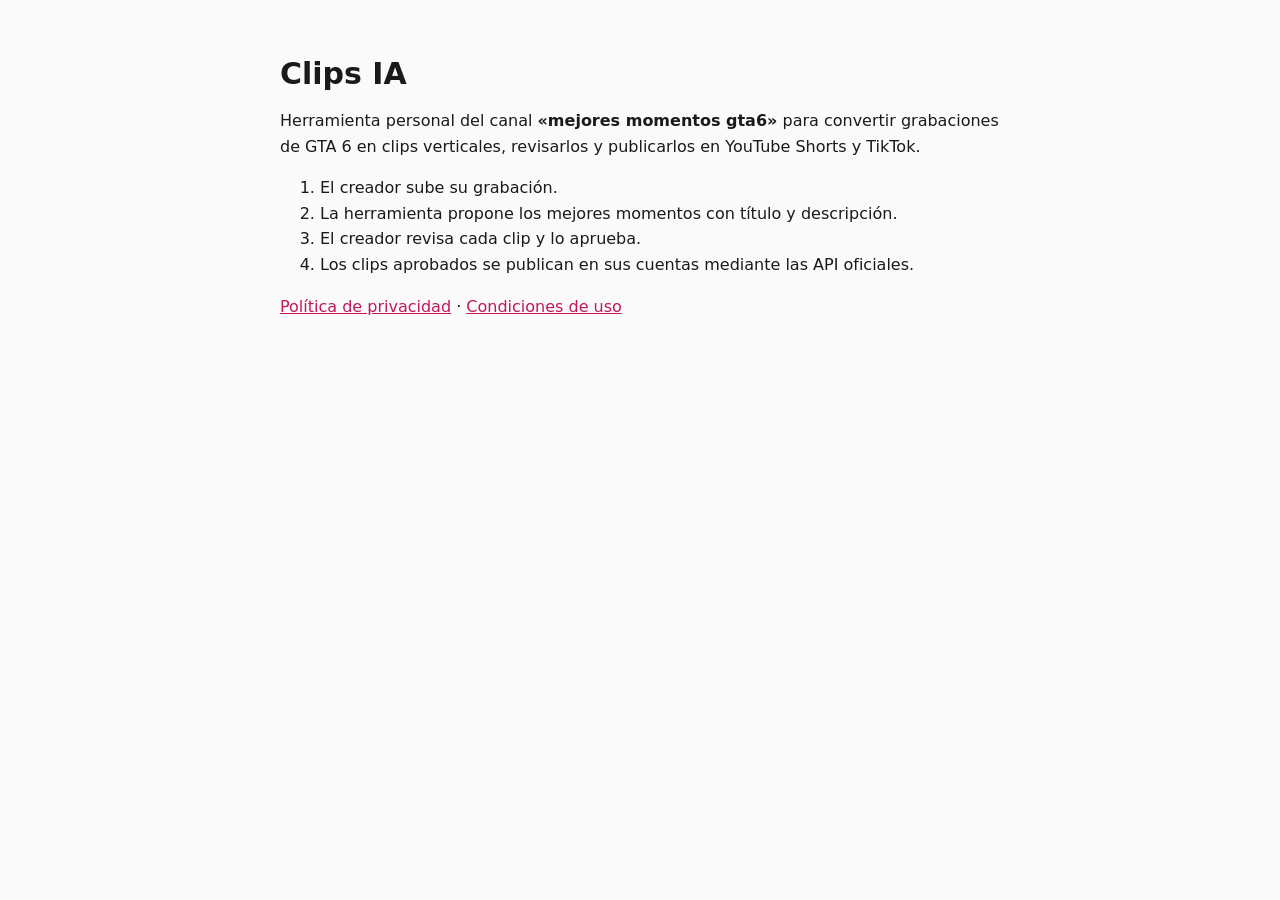
<file: index.html>
<!doctype html>
<html lang="es"><head><meta charset="utf-8"><meta name="viewport" content="width=device-width, initial-scale=1">
<title>Clips IA</title><link rel="stylesheet" href="style.css"></head>
<body><main>
<h1>Clips IA</h1>
<p>Herramienta personal del canal <b>«mejores momentos gta6»</b> para convertir grabaciones de GTA 6 en clips verticales, revisarlos y publicarlos en YouTube Shorts y TikTok.</p>
<ol>
  <li>El creador sube su grabación.</li>
  <li>La herramienta propone los mejores momentos con título y descripción.</li>
  <li>El creador revisa cada clip y lo aprueba.</li>
  <li>Los clips aprobados se publican en sus cuentas mediante las API oficiales.</li>
</ol>
<p><a href="privacy.html">Política de privacidad</a> · <a href="terms.html">Condiciones de uso</a></p>
</main></body></html>
</file>
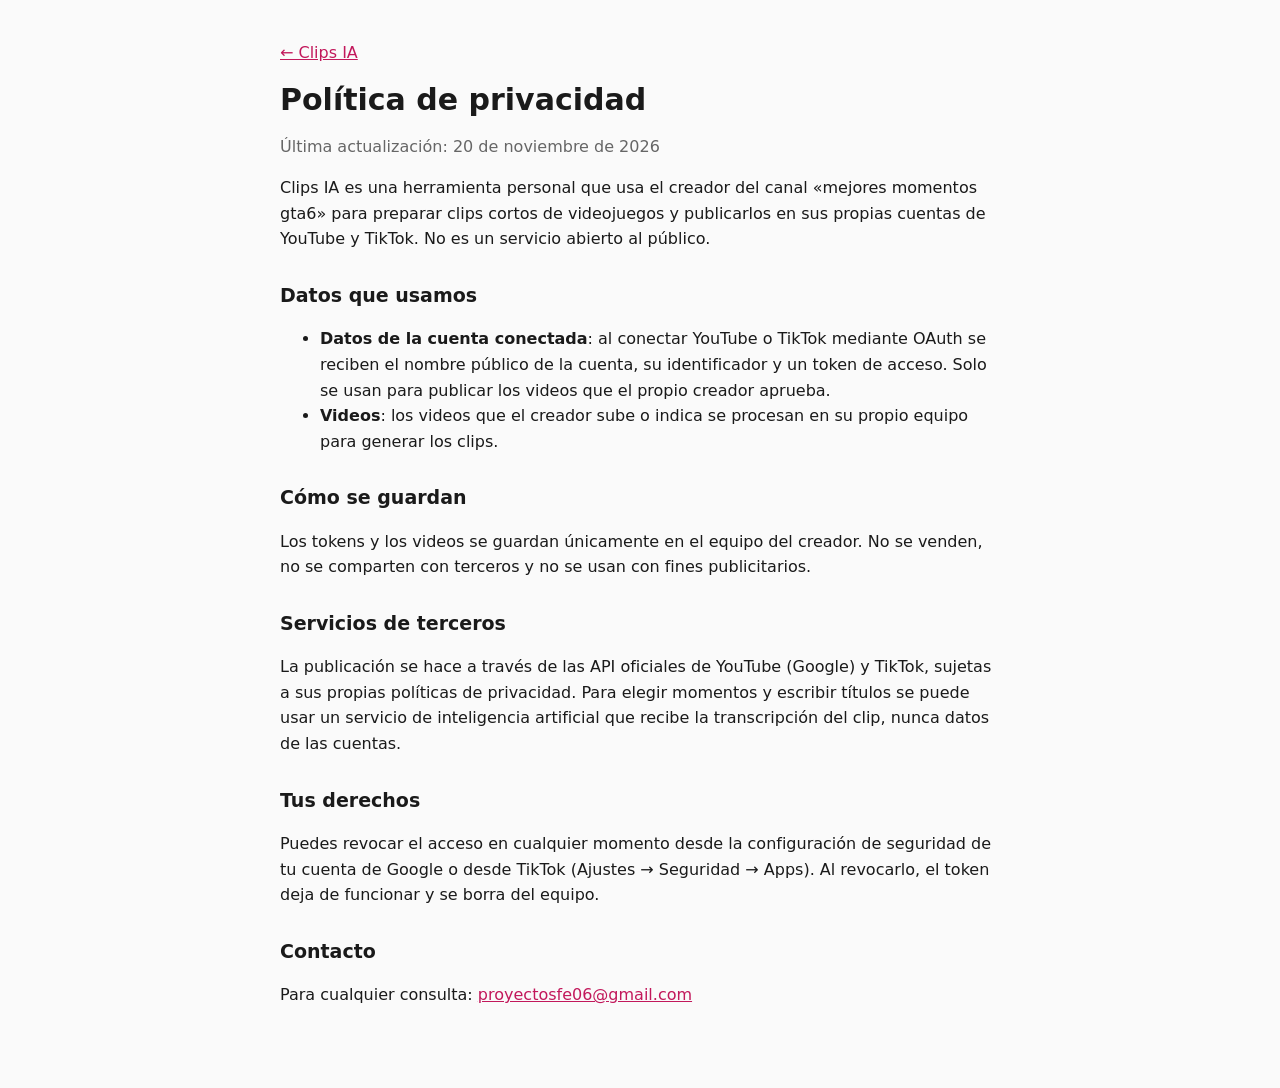
<file: privacy.html>
<!doctype html>
<html lang="es"><head><meta charset="utf-8"><meta name="viewport" content="width=device-width, initial-scale=1">
<title>Política de privacidad · Clips IA</title><link rel="stylesheet" href="style.css"></head>
<body><main>
<a href="./">← Clips IA</a>
<h1>Política de privacidad</h1>
<p class="muted">Última actualización: 20 de noviembre de 2026</p>

<p>Clips IA es una herramienta personal que usa el creador del canal «mejores momentos gta6» para preparar clips cortos de videojuegos y publicarlos en sus propias cuentas de YouTube y TikTok. No es un servicio abierto al público.</p>

<h2>Datos que usamos</h2>
<ul>
  <li><b>Datos de la cuenta conectada</b>: al conectar YouTube o TikTok mediante OAuth se reciben el nombre público de la cuenta, su identificador y un token de acceso. Solo se usan para publicar los videos que el propio creador aprueba.</li>
  <li><b>Videos</b>: los videos que el creador sube o indica se procesan en su propio equipo para generar los clips.</li>
</ul>

<h2>Cómo se guardan</h2>
<p>Los tokens y los videos se guardan únicamente en el equipo del creador. No se venden, no se comparten con terceros y no se usan con fines publicitarios.</p>

<h2>Servicios de terceros</h2>
<p>La publicación se hace a través de las API oficiales de YouTube (Google) y TikTok, sujetas a sus propias políticas de privacidad. Para elegir momentos y escribir títulos se puede usar un servicio de inteligencia artificial que recibe la transcripción del clip, nunca datos de las cuentas.</p>

<h2>Tus derechos</h2>
<p>Puedes revocar el acceso en cualquier momento desde la configuración de seguridad de tu cuenta de Google o desde TikTok (Ajustes → Seguridad → Apps). Al revocarlo, el token deja de funcionar y se borra del equipo.</p>

<h2>Contacto</h2>
<p>Para cualquier consulta: <a href="mailto:proyectosfe06@gmail.com">proyectosfe06@gmail.com</a></p>
</main></body></html>
</file>
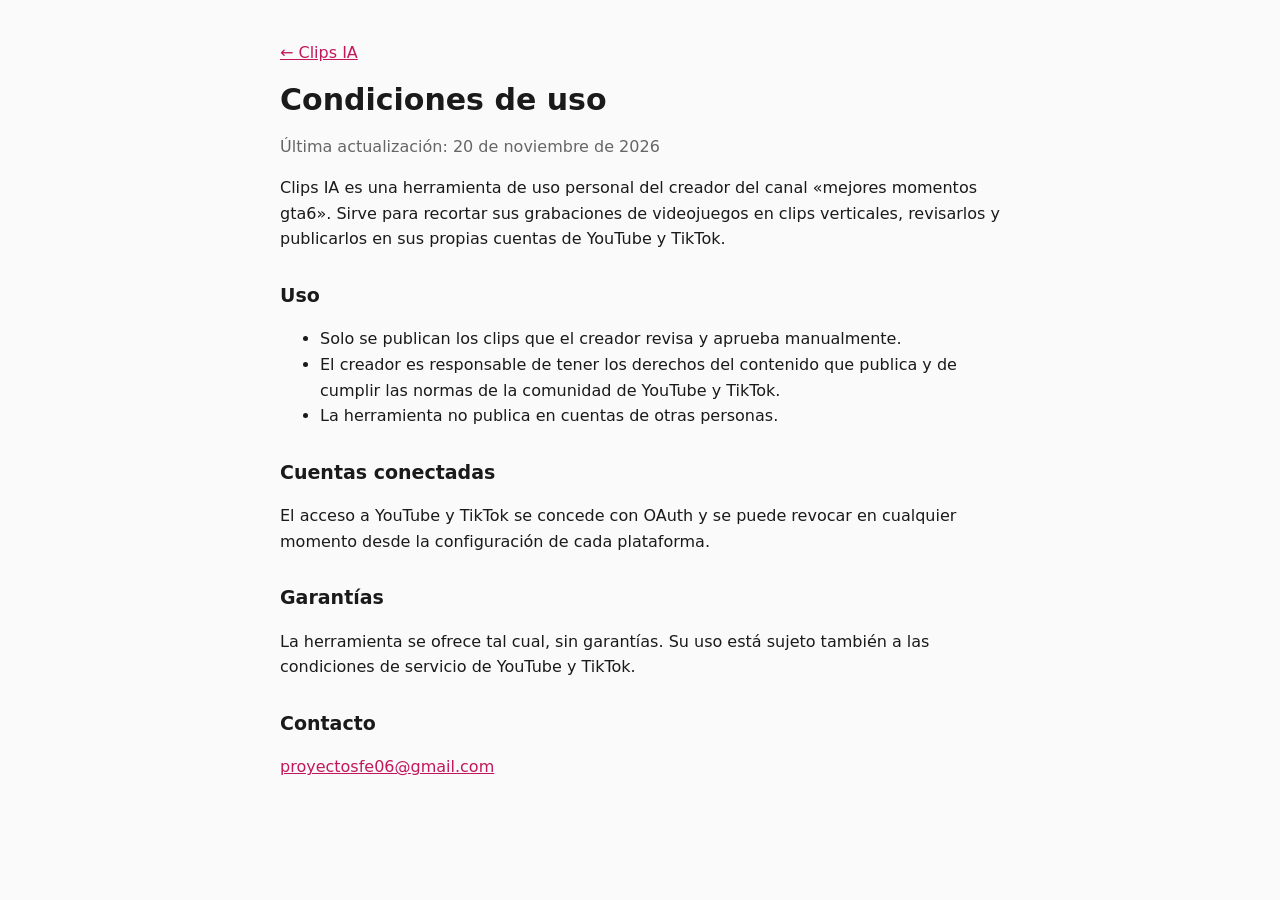
<file: terms.html>
<!doctype html>
<html lang="es"><head><meta charset="utf-8"><meta name="viewport" content="width=device-width, initial-scale=1">
<title>Condiciones de uso · Clips IA</title><link rel="stylesheet" href="style.css"></head>
<body><main>
<a href="./">← Clips IA</a>
<h1>Condiciones de uso</h1>
<p class="muted">Última actualización: 20 de noviembre de 2026</p>

<p>Clips IA es una herramienta de uso personal del creador del canal «mejores momentos gta6». Sirve para recortar sus grabaciones de videojuegos en clips verticales, revisarlos y publicarlos en sus propias cuentas de YouTube y TikTok.</p>

<h2>Uso</h2>
<ul>
  <li>Solo se publican los clips que el creador revisa y aprueba manualmente.</li>
  <li>El creador es responsable de tener los derechos del contenido que publica y de cumplir las normas de la comunidad de YouTube y TikTok.</li>
  <li>La herramienta no publica en cuentas de otras personas.</li>
</ul>

<h2>Cuentas conectadas</h2>
<p>El acceso a YouTube y TikTok se concede con OAuth y se puede revocar en cualquier momento desde la configuración de cada plataforma.</p>

<h2>Garantías</h2>
<p>La herramienta se ofrece tal cual, sin garantías. Su uso está sujeto también a las condiciones de servicio de YouTube y TikTok.</p>

<h2>Contacto</h2>
<p><a href="mailto:proyectosfe06@gmail.com">proyectosfe06@gmail.com</a></p>
</main></body></html>
</file>
<file: style.css>
:root { color-scheme: light dark; }
body { margin: 0; font: 16px/1.6 system-ui, "Segoe UI", sans-serif; background: #fafafa; color: #1a1a1a; }
main { max-width: 720px; margin: 0 auto; padding: 40px 16px 64px; }
h1 { font-size: 30px; line-height: 1.2; margin: 16px 0 8px; }
h2 { font-size: 19px; margin-top: 28px; }
a { color: #c2185b; }
.muted { color: #666; }
@media (prefers-color-scheme: dark) {
  body { background: #0f0f12; color: #e9e9ee; }
  a { color: #ff6aab; }
  .muted { color: #9a9aa5; }
}
</file>
